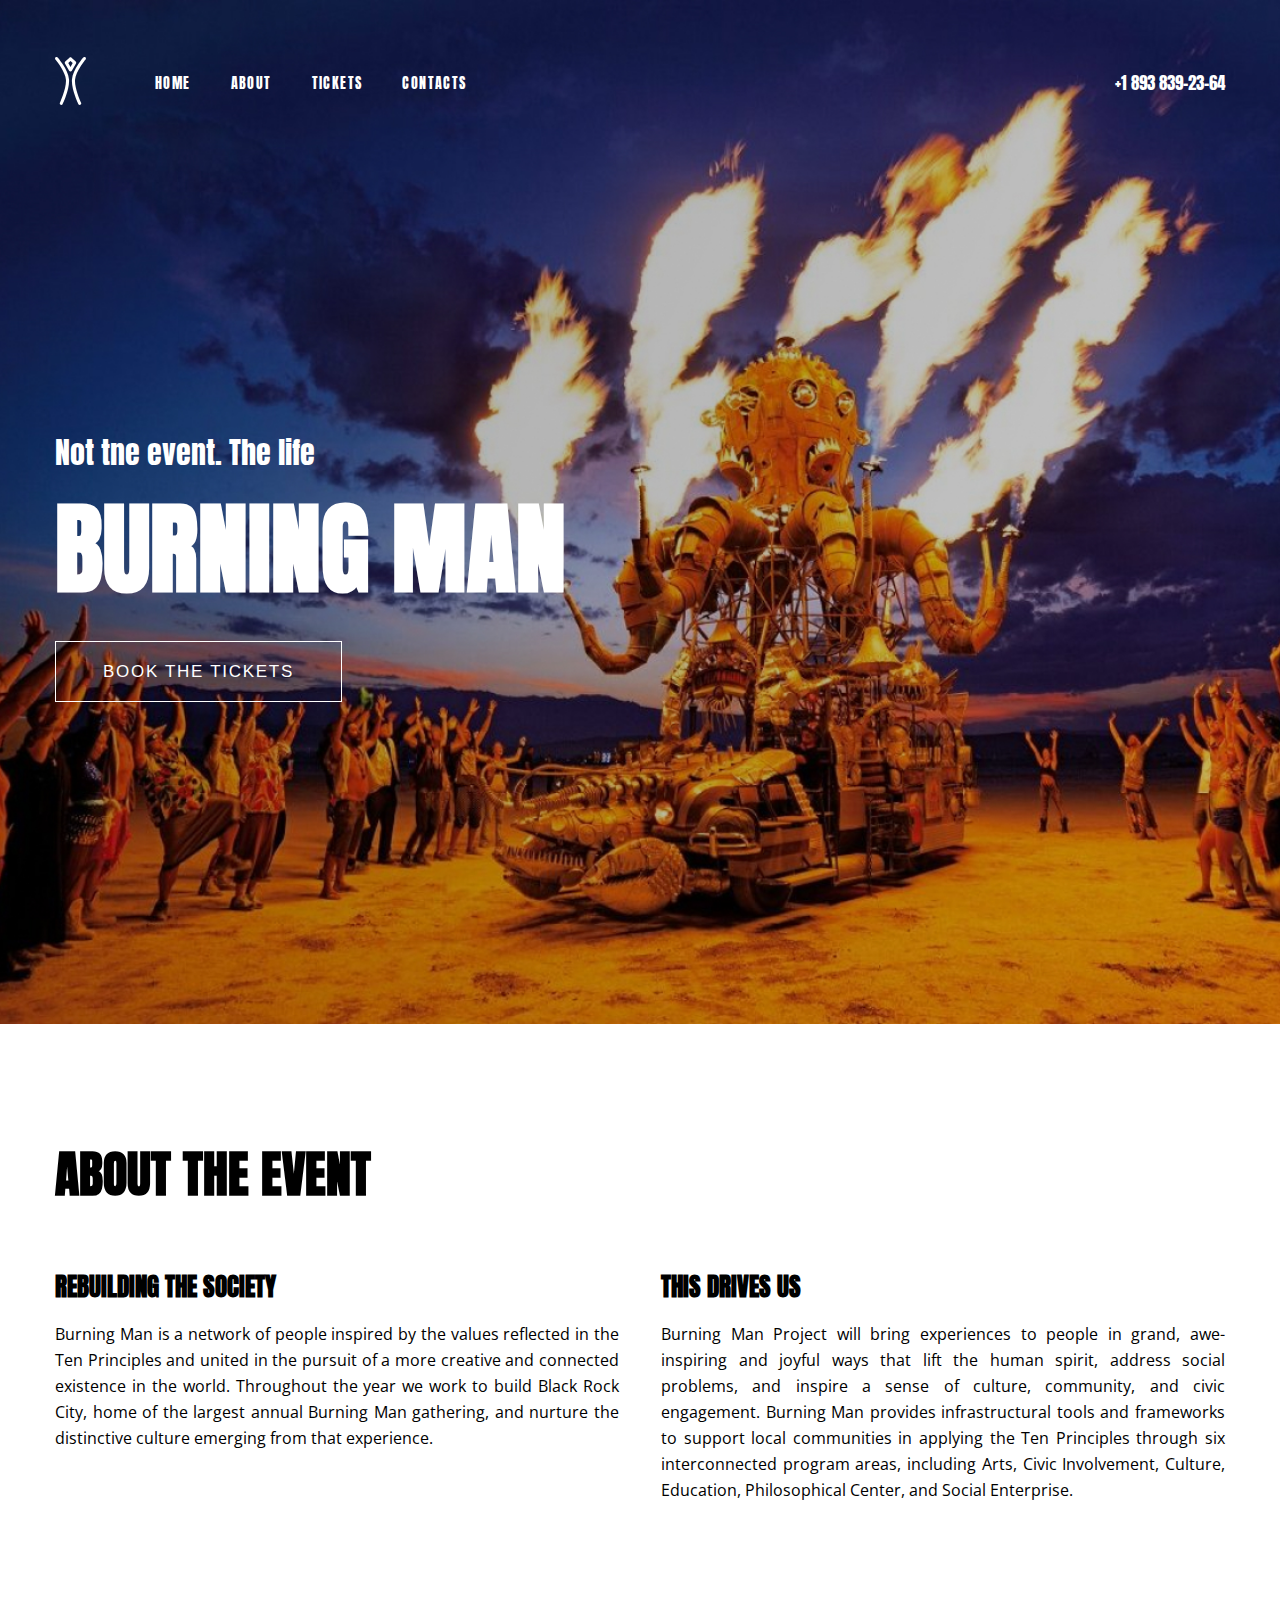
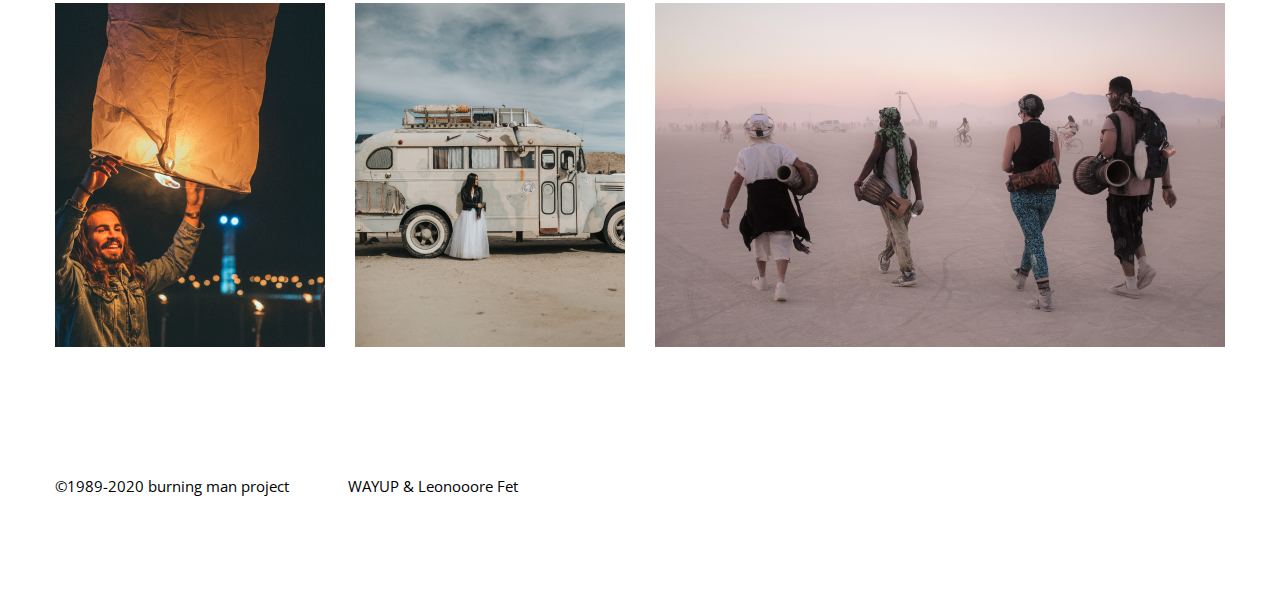
<file: BurningMan/index.html>
<!DOCTYPE html>
<html lang="en">
<head>
    <meta charset="UTF-8">
    <meta name="viewport" content="width=device-width, initial-scale=1.0">
    <title>Burning Man</title>
    <link href="https://fonts.googleapis.com/css2?family=Anton&family=Open+Sans&display=swap" rel="stylesheet">
    <link rel="stylesheet" href="css/style.css">
</head>
<body>
    <header id="header" class="header">
        <div class="container">
            <div class="nav">
                <a href="index.html" class="header-logo">
                    <img src="img/logo.svg" alt="Burning Man" class="logo">
                </a>
                <nav class="menu">
                    <a href="#" class="menu-link">Home</a>
                    <a href="#" class="menu-link">About</a>
                    <a href="#" class="menu-link">Tickets</a>
                    <a href="#" class="menu-link">Contacts</a>
                </nav>
                <a href="tel:+1 893 839-23-64" class="tel">+1 893 839-23-64</a>
            </div>
            <div class="offer">
                <span class="header-text">Not tne event. The life</span> 
                <h1 class="header-title">Burning MAN</h1>
                <button class="header-button">Book the tickets</button>
            </div>
        </div>
    </header>
    <section id="about" class="about">
        <div class="container">
            <h1 class="about-title">About the event</h1>
            <div class="about-info">
                <div class="about-post">
                    <h2 class="about-info-title">Rebuilding the society</h2>
                    <p class="about-info-text">Burning Man is a network of people inspired by the values reflected in the Ten Principles and united in the pursuit of a more creative and connected existence in the world. Throughout the year we work to build Black Rock City, home of the largest annual Burning Man gathering, and nurture the distinctive culture emerging from that experience. </p>
                </div>
                <div class="about-post">
                    <h2 class="about-info-title">This drives us</h2>
                    <p class="about-info-text">Burning Man Project will bring experiences to people in grand, awe-inspiring and joyful ways that lift the human spirit, address social problems, and inspire a sense of culture, community, and civic engagement. Burning Man provides infrastructural tools and frameworks to support local communities in applying the Ten Principles through six interconnected program areas, including Arts, Civic Involvement, Culture, Education, Philosophical Center, and Social Enterprise. </p>
                </div>
            </div>
            <!-- /.about-info -->
            <div class="about-images">
                <img src="img/img1.jpg" alt="image" class="about-image">
                <img src="img/img2.jpg" alt="image" class="about-image">
                <img src="img/img3.jpg" alt="image" class="about-image">
            </div>
        </div>
    </section>
    <footer id="footer" class="footer">
        <div class="container">
            <p class="footer-text">©1989-2020 burning man project</p>
            <p class="footer-text">WAYUP & Leonooore Fet</p>
        </div>
    </footer>
    
</body>
</html>
</file>
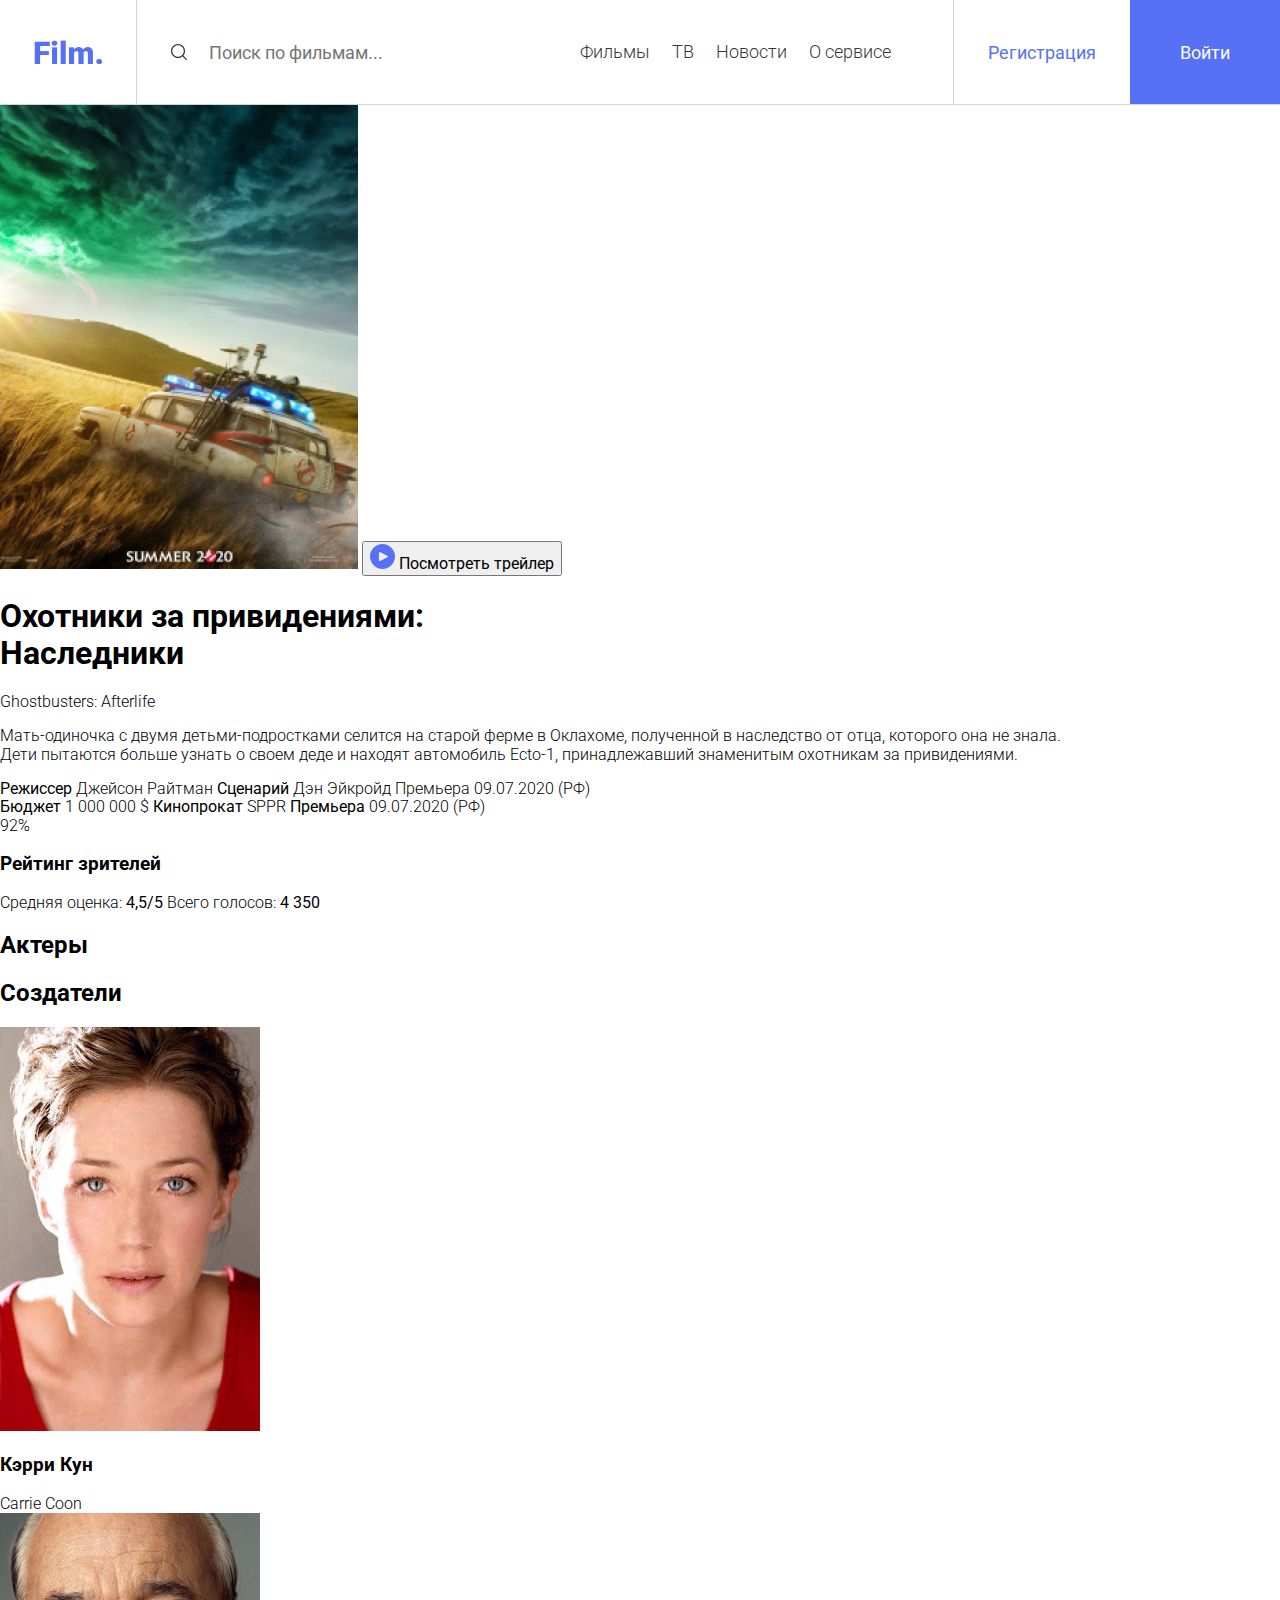
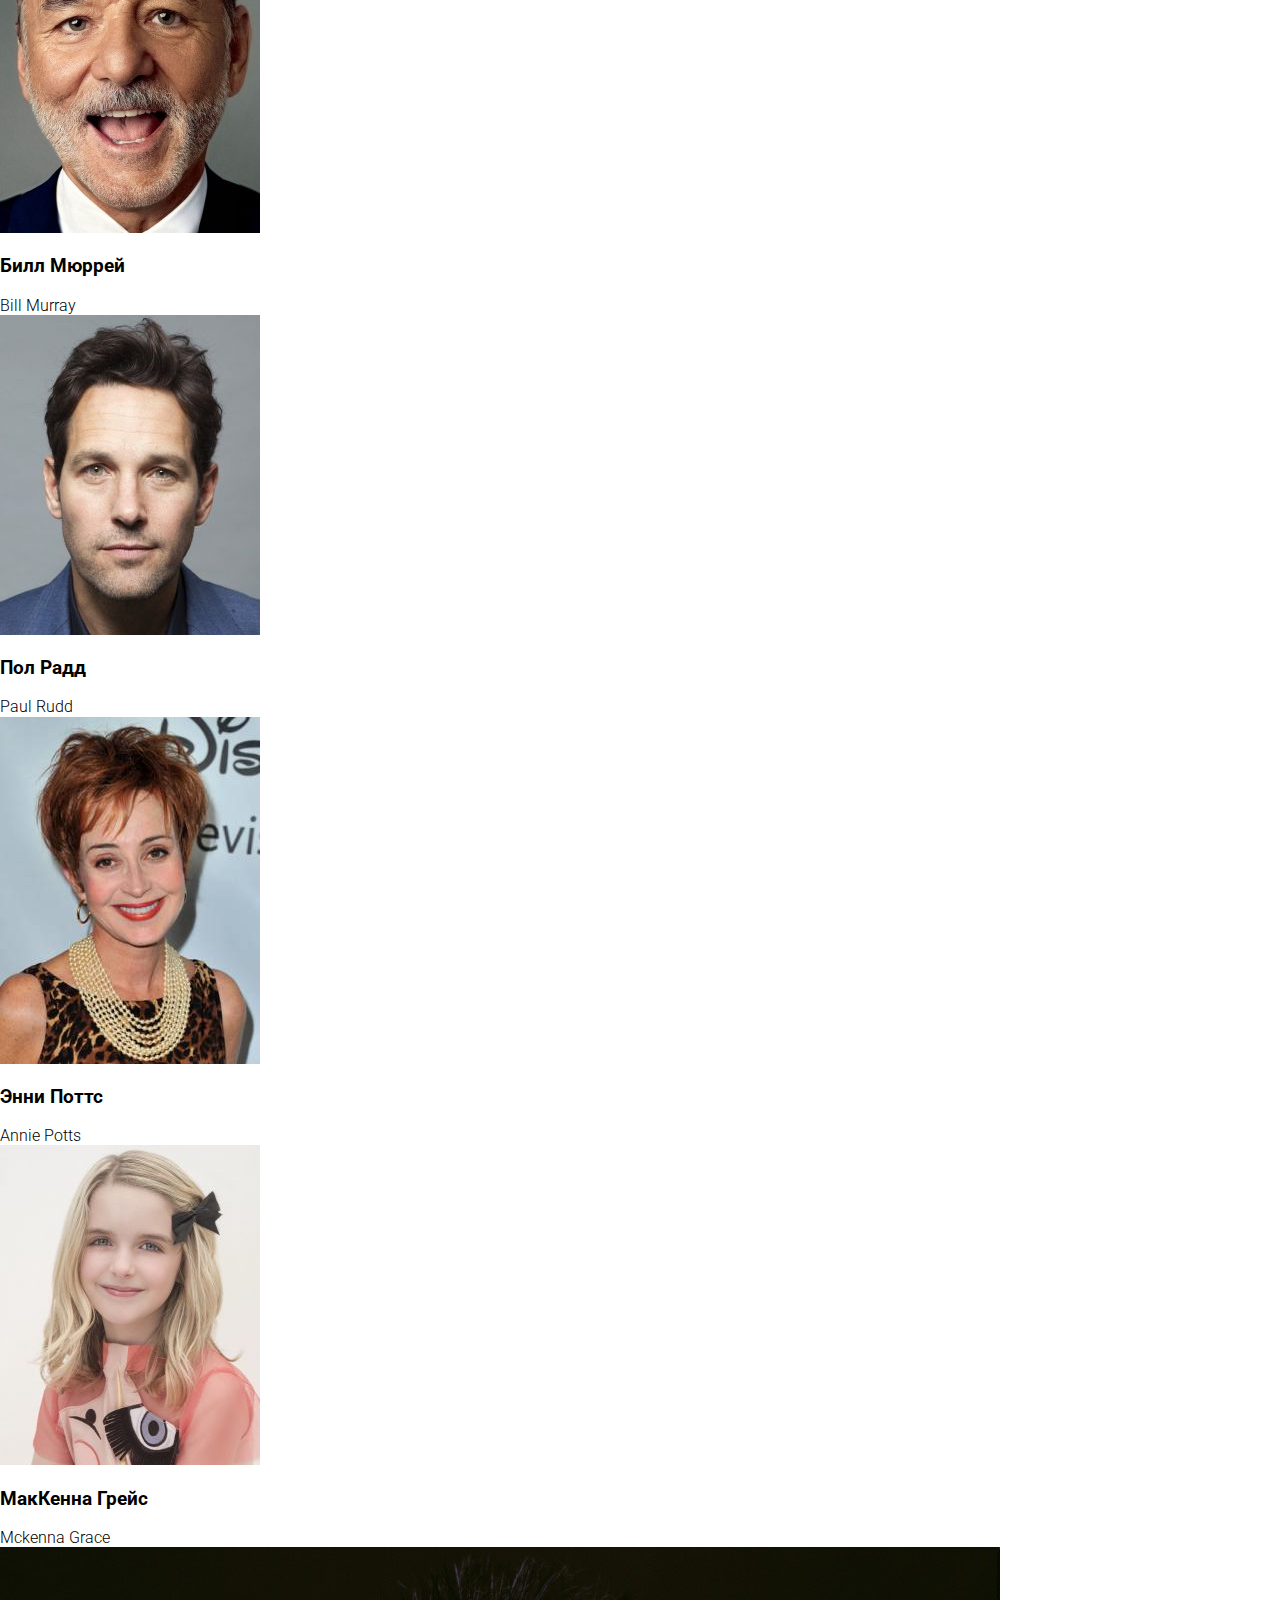
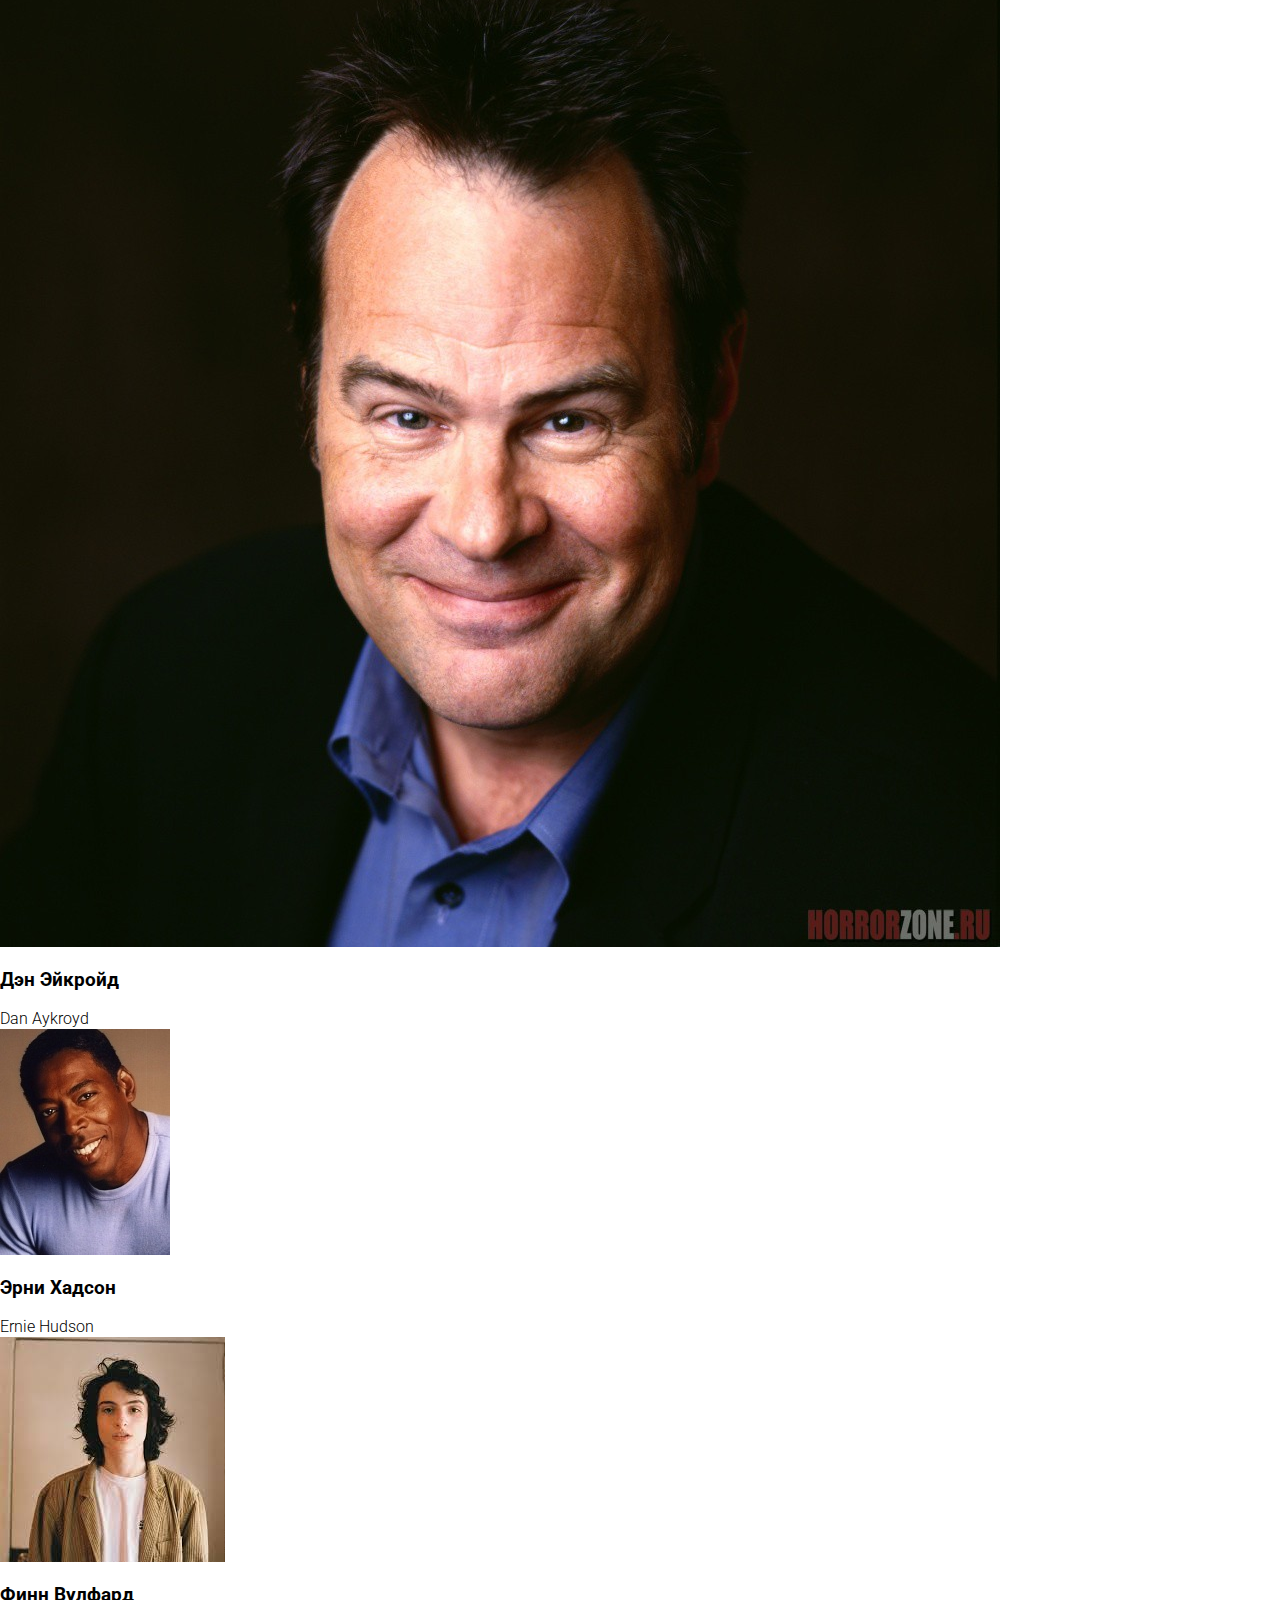
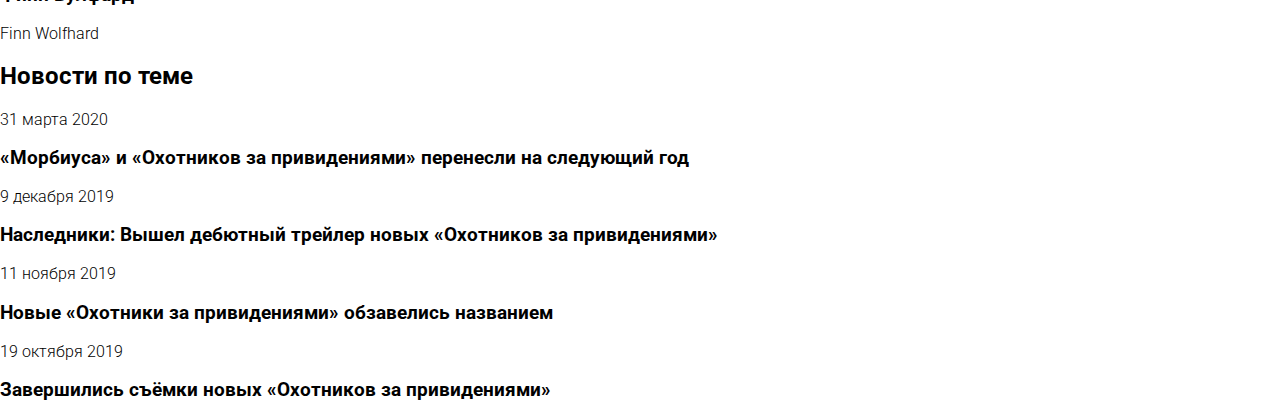
<file: Ghostbusters/index.html>
<!DOCTYPE html>
<html lang="ru">

<head>
    <meta charset="UTF-8">
    <meta name="viewport" content="width=device-width, initial-scale=1.0">
    <title>Охотники за привидениями: Наследники</title>
    <link href="https://fonts.googleapis.com/css2?family=Roboto:wght@300;700;900&display=swap" rel="stylesheet">
    <link rel="stylesheet" href="css/normalize.css">
    <link rel="stylesheet" href="css/style.css">
</head>

<body>
    <header class="header">
        <a href="index.html" class="header-logo">
            <img width="68" src="img/logo.png" alt="Logo: film" class="logo">
        </a>
        <input type="search" class="search-input" placeholder="Поиск по фильмам...">
        <nav class="navigation">
            <a href="#" class="navigation-link">Фильмы</a>
            <a href="#" class="navigation-link">ТВ</a>
            <a href="#" class="navigation-link">Новости</a>
            <a href="#" class="navigation-link">О сервисе</a>
        </nav>
        <div class="button-group">
            <button class="button sign-up">Регистрация</button>
            <button class="button log-in">Войти</button>
        </div>
    </header>
    <section class="film">
        <div class="container">
            <div class="film-wrapper">
                <div class="film-trailer">
                    <img src="img/poster.jpg" alt="Poster" class="poster">
                    <button class="trailer-button">
                        <img src="img/play.svg" alt="play" class="trailer-button-icon">
                        <span class="trailer-button-text">Посмотреть трейлер</span>
                    </button>
                    <!-- /.trailer-button -->
                </div>
                <!-- /.film-trailer -->
                <div class="film-text">
                    <h1 class="film-title">Охотники за привидениями: <br>Наследники</h1>
                    <span class="film-subtitle">Ghostbusters: Afterlife</span>
                    <p class="film-description">Мать-одиночка с двумя детьми-подростками селится на старой ферме 
                        в&nbsp;Оклахоме, полученной в наследство от отца, которого она не знала. 
                        <br>Дети пытаются больше узнать о своем деде и находят автомобиль Ecto-1, 
                        принадлежавший знаменитым охотникам за привидениями.</p>
                    <div class="about-film">
                        <div class="left-side">
                            <span class="about-text">
                                <strong class="about-text-bold">Режиссер</strong>
                                <span class="about-text-regular">Джейсон Райтман</span>
                            </span>
                            <span class="about-text">
                                <strong class="about-text-bold">Сценарий</strong>
                                <span class="about-text-regular">Дэн Эйкройд</span>
                            </span>
                            <span class="about-text">
                                <stron class="about-text-bold"g>Премьера</stron>
                                <span class="about-text-regular">09.07.2020 (РФ)</span>
                            </span>
                        </div>
                        <div class="right-side">
                            <span class="about-text">
                                <strong class="about-text-bold">Бюджет</strong>
                                <span class="about-text-regular">1 000 000 $</span>
                            </span>
                            <span class="about-text">
                                <strong class="about-text-bold">Кинопрокат</strong>
                                <span class="about-text-regular">SPPR</span>
                            </span>
                            <span class="about-text">
                                <strong class="about-text-bold">Премьера</strong>
                                <span class="about-text-regular">09.07.2020 (РФ)</span>
                            </span>
                        </div>
                    </div>
                    <!-- /.about-film -->
                    <div class="rate">
                        <div class="rate-counter">92%</div>
                        <div class="rate-description">
                            <h3 class="rate-title">Рейтинг зрителей</h3> 
                            <span class="rate-text">Средняя оценка: <strong class="rate-text-bold">4,5/5</strong></span>
                            <span class="rate-text">Всего голосов: <strong class="rate-text-bold">4 350</strong></span>
                        </div>
                    </div>
                    <!-- /.rate -->
                </div>
                <!-- /.film-text -->
            </div>
            <!-- /.film-wrapper -->
        </div>
        <!-- /.container -->
    </section>
    <section class="cast">
        <div class="container">
            <div class="tabs">
                <h2 class="section-title-active">Актеры</h2>
                <h2 class="section-title">Создатели</h2>
            </div>
            <div class="tabs-content">
                <div class="card">
                    <img src="img/actors/1.png" alt="Кэрри Кун" class="card-image">
                    <div class="card-text">
                        <h3 class="name">Кэрри Кун</h3>
                        <span class="ec-name">Carrie Coon</span>
                    </div>
                </div>
                <!-- /.card -->
                <div class="card">
                    <img src="img/actors/3.png" alt="Билл Мюррей" class="card-image">
                    <div class="card-text">
                        <h3 class="name">Билл Мюррей</h3>
                        <span class="ec-name">Bill Murray</span>
                    </div>
                </div>
                <!-- /.card -->
                <div class="card">
                    <img src="img/actors/5.png" alt="Пол Радд" class="card-image">
                    <div class="card-text">
                        <h3 class="name">Пол Радд</h3>
                        <span class="ec-name">Paul Rudd</span>
                    </div>
                </div>
                <!-- /.card -->
                <div class="card">
                    <img src="img/actors/7.png" alt="Энни Поттс" class="card-image">
                    <div class="card-text">
                        <h3 class="name">Энни Поттс</h3>
                        <span class="ec-name">Annie Potts</span>
                    </div>
                </div>
                <!-- /.card -->
                <div class="card">
                    <img src="img/actors/2.png" alt="МакКенна Грейс" class="card-image">
                    <div class="card-text">
                        <h3 class="name">МакКенна Грейс</h3>
                        <span class="ec-name">Mckenna Grace</span>
                    </div>
                </div>
                <!-- /.card -->
                <div class="card">
                    <img src="img/actors/4.png" alt="Дэн Эйкройд" class="card-image">
                    <div class="card-text">
                        <h3 class="name">Дэн Эйкройд</h3>
                        <span class="ec-name">Dan Aykroyd</span>
                    </div>
                </div>
                <!-- /.card -->
                <div class="card">
                    <img src="img/actors/6.png" alt="Эрни Хадсон" class="card-image">
                    <div class="card-text">
                        <h3 class="name">Эрни Хадсон</h3>
                        <span class="ec-name">Ernie Hudson</span>
                    </div>
                </div>
                <!-- /.card -->
                <div class="card">
                    <img src="img/actors/8.png" alt="Финн Вулфард" class="card-image">
                    <div class="card-text">
                        <h3 class="name">Финн Вулфард</h3>
                        <span class="ec-name">Finn Wolfhard</span>
                    </div>
                </div>
                <!-- /.card -->
            </div>
            <!-- /.tabs-conent -->
        </div>
        <!-- /.container -->
    </section>
    <section class="news">
        <div class="container">
            <h2 class="section-news-title">Новости по теме</h2>
            <div class="news-cards">
                <div class="news-card">
                    <span class="news-date">31 марта 2020</span>
                    <h3 class="news-title">«Морбиуса» и «Охотников за привидениями» перенесли на следующий год</h3>
                </div>
                <div class="news-card">
                    <span class="news-date">9 декабря 2019</span>
                    <h3 class="news-title">Наследники: Вышел дебютный трейлер новых «Охотников за привидениями»</h3>
                </div>
                <div class="news-card">
                    <span class="news-date">11 ноября 2019</span>
                    <h3 class="news-title">Новые «Охотники за привидениями» обзавелись названием</h3>
                </div>
                <div class="news-card">
                    <span class="news-date">19 октября 2019</span>
                    <h3 class="news-title">Завершились съёмки новых «Охотников за привидениями»</h3>
                </div>
            </div>
        </div>
    </section>
</body>

</html>
</file>
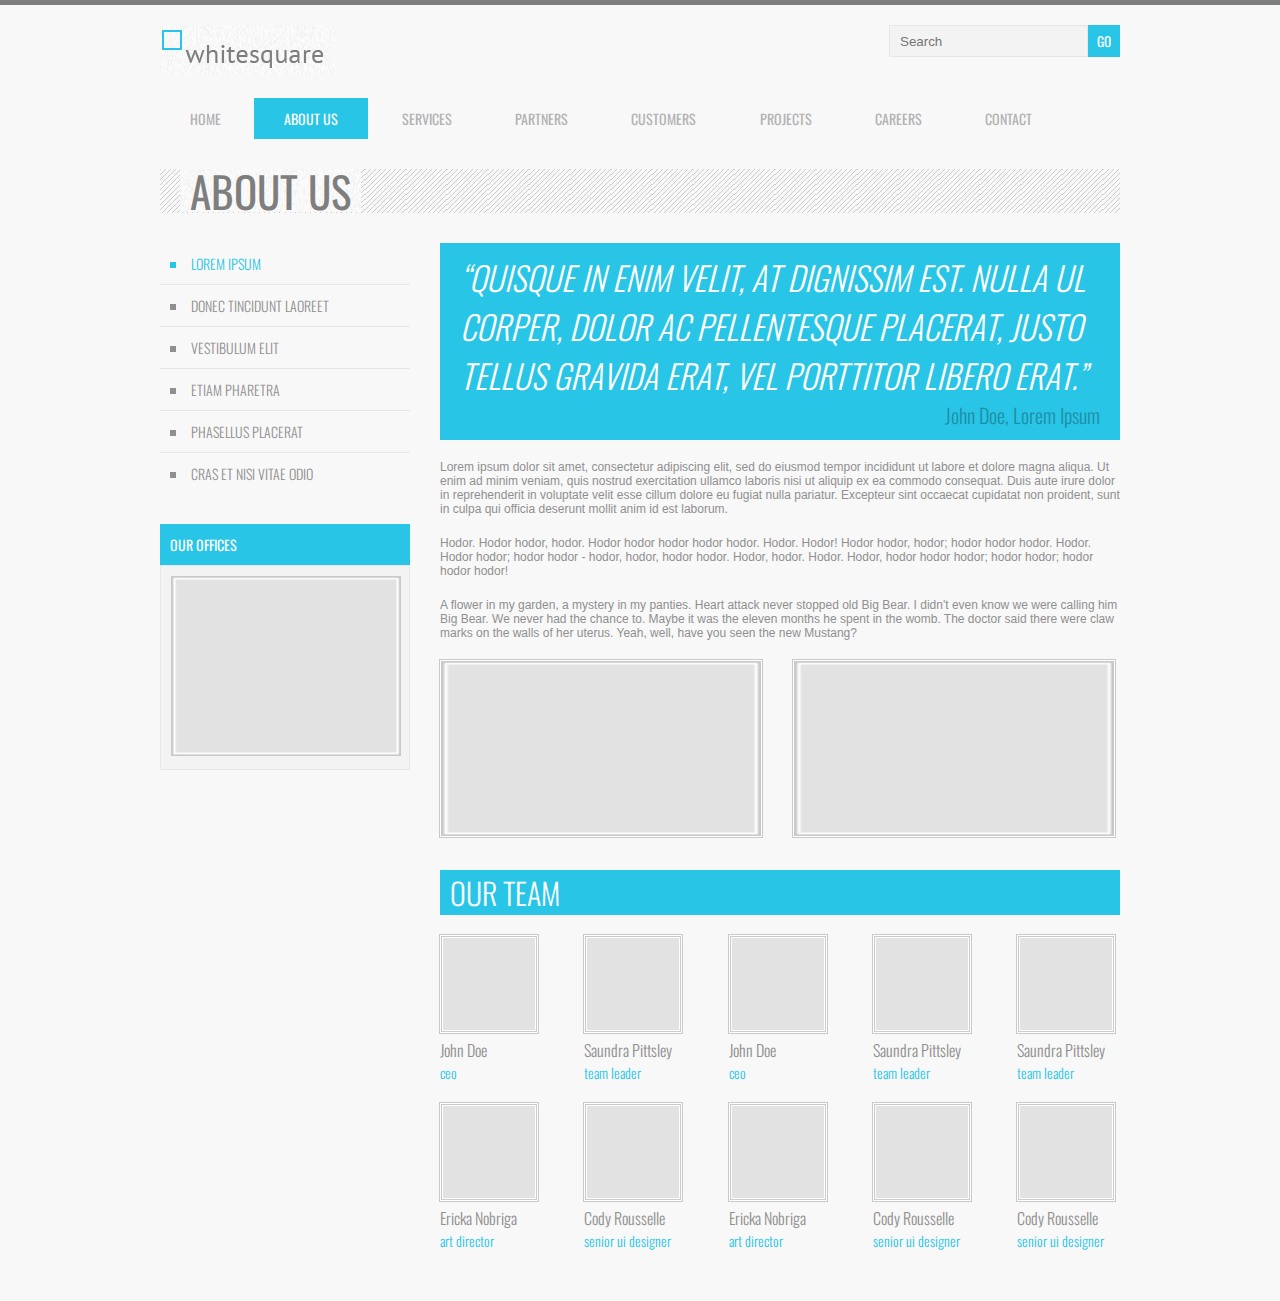
<file: www/index.html>
<!DOCTYPE html>
<html>
<head>
	<meta http-equiv="Content-type" content="text/html; charset=utf-8">
	<meta http-equiv="X-UA-Compatible" content="IE=Edge">
	<title>whitesquare</title>
	<link rel="stylesheet" href="css/style.css" type="text/css">
	<link rel="stylesheet" href="http://fonts.googleapis.com/css?family=Oswald:400,300" type="text/css">

	<!--[if lt IE 9]>
	<script src="http://html5shiv.googlecode.com/svn/trunk/html5.js"></script>
	<[endif]-->
</head>
<body>
	<div id="wrapper">
		<header>
			<a href="/"><img src="img/logo.png" alt="whitesquare logo"></a>
			<form name="search" action="#" method="get">
				<input type="text" name="q" placeholder="Search"><button type="submit">GO</button>
			</form>
		</header>
		<nav>
			<ul class="top-menu">
				<li><a href="/home/">HOME</a></li>
				<li class="active">ABOUT US</li>
				<li><a href="/services/">SERVICES</a></li>
				<li><a href="/partners/">PARTNERS</a></li>
				<li><a href="/customers/">CUSTOMERS</a></li>
				<li><a href="/projects/">PROJECTS</a></li>
				<li><a href="/careers/">CAREERS</a></li>
				<li><a href="/contact/">CONTACT</a></li>
			</ul>
		</nav>
		<div id="heading">
			<h1>ABOUT US</h1>
		</div>
		<aside>
			<nav>
				<ul class="aside-menu">
					<li class="active">LOREM IPSUM</li>
					<li><a href="/donec/">DONEC TINCIDUNT LAOREET</a></li>
					<li><a href="/vestibulum/">VESTIBULUM ELIT</a></li>
					<li><a href="/etiam/">ETIAM PHARETRA</a></li>
					<li><a href="/phasellus/">PHASELLUS PLACERAT</a></li>
					<li><a href="/cras/">CRAS ET NISI VITAE ODIO</a></li>
				</ul>
			</nav>
			<h2>OUR OFFICES</h2>
			<p><img src="img/sample.png" width="230" height="180" alt="Our offices"></p>
		</aside>
		<section>
			<blockquote>
				<p>“QUISQUE IN ENIM VELIT, AT DIGNISSIM EST. NULLA UL CORPER, DOLOR AC PELLENTESQUE PLACERAT, JUSTO TELLUS GRAVIDA ERAT, VEL PORTTITOR LIBERO ERAT.”</p>
				<cite>John Doe, Lorem Ipsum</cite>
			</blockquote>
			<p>Lorem ipsum dolor sit amet, consectetur adipiscing elit, sed do eiusmod tempor incididunt ut labore et dolore magna aliqua. Ut enim ad minim veniam, quis nostrud exercitation ullamco laboris nisi ut aliquip ex ea commodo consequat. Duis aute irure dolor in reprehenderit in voluptate velit esse cillum dolore eu fugiat nulla pariatur. Excepteur sint occaecat cupidatat non proident, sunt in culpa qui officia deserunt mollit anim id est laborum.</p>
			<p>Hodor. Hodor hodor, hodor. Hodor hodor hodor hodor hodor. Hodor. Hodor! Hodor hodor, hodor; hodor hodor hodor. Hodor. Hodor hodor; hodor hodor - hodor, hodor, hodor hodor. Hodor, hodor. Hodor. Hodor, hodor hodor hodor; hodor hodor; hodor hodor hodor!</p>
			<p>A flower in my garden, a mystery in my panties. Heart attack never stopped old Big Bear. I didn't even know we were calling him Big Bear. We never had the chance to. Maybe it was the eleven months he spent in the womb. The doctor said there were claw marks on the walls of her uterus. Yeah, well, have you seen the new Mustang?</p>
			<figure>
				<img src="img/sample.png" width="320" height="175" alt="">
			</figure>
			<figure>
				<img src="img/sample.png" width="320" height="175" alt="">
			</figure>
			<h2>OUR TEAM</h2>
			<div class="team-row">
			<figure>
				<img src="img/sample.png" width="96" height="96" alt="">
				<figcaption>John Doe<span>ceo</span></figcaption>
			</figure>
			<figure>
				<img src="img/sample.png" width="96" height="96" alt="">
			<figcaption>Saundra Pittsley<span>team leader</span></figcaption>
			</figure>
			<figure>
				<img src="img/sample.png" width="96" height="96" alt="">
				<figcaption>John Doe<span>ceo</span></figcaption>
			</figure>
			<figure>
				<img src="img/sample.png" width="96" height="96" alt="">
			<figcaption>Saundra Pittsley<span>team leader</span></figcaption>
			</figure>
			<figure>
				<img src="img/sample.png" width="96" height="96" alt="">
			<figcaption>Saundra Pittsley<span>team leader</span></figcaption>
			</figure>
			</div>
			<div class="team-row">
				<figure>
					<img src="img/sample.png" width="96" height="96" alt="">
				<figcaption>Ericka Nobriga<span>art director</span></figcaption>
				</figure>
				<figure>
					<img src="img/sample.png" width="96" height="96" alt="">
				<figcaption>Cody Rousselle<span>senior ui designer</span></figcaption>
				</figure>
				<figure>
					<img src="img/sample.png" width="96" height="96" alt="">
				<figcaption>Ericka Nobriga<span>art director</span></figcaption>
				</figure>
				<figure>
					<img src="img/sample.png" width="96" height="96" alt="">
				<figcaption>Cody Rousselle<span>senior ui designer</span></figcaption>
				</figure>
				<figure>
					<img src="img/sample.png" width="96" height="96" alt="">
				<figcaption>Cody Rousselle<span>senior ui designer</span></figcaption>
				</figure>
			</div>
		</section>
	</div>
	<footer></footer>
</body>
</html>
</file>
<file: BurningMan/css/style.css>
body {
    font-family: 'Anton', sans-serif;
    font-style: 16px;
    color: #000;
    padding: 0;
    margin: 0;
}
h1, h2, h3, h4, h5, h6 {
    padding: 0;
    margin: 0;
    text-transform: uppercase;
}
.container {
    width: 1170px;
    margin: 0 auto;
}
.header {
    background-image: url(../img/header-bg.jpg);
    background-repeat: no-repeat;
    background-position: center top;
    background-size: cover;
    color: #fff;
    padding-top: 57px;
    padding-bottom: 322px;
}
.nav {
    display: flex;
    align-items: center;
}
.logo {
    height: 48px;
    width: 31px;
    margin-right: 69px;
}
.menu {
    display: flex;
}
.menu-link {
    font-size: 14px;
    line-height: 21px;
    text-transform: uppercase;
    text-decoration: none;
    letter-spacing: 0.1em;
    color: #fff;
    margin-right: 40px;
}
.tel {
    font-size: 17px;
    line-height: 25px;
    text-decoration: none;
    color: #fff;
    margin-left: auto;
}
.offer{
    margin-top: 321px;
}
.header-text {
    font-size: 30px;
    line-height: 44px;
}
.header-title {
    font-size: 100px;
    line-height: 147px;
}
.header-button {
    font-size: 17px;
    line-height: 25px;
    text-align: center;
    letter-spacing: 0.1em;
    text-transform: uppercase;
    color: #fff;
    background-color: transparent;
    border: 1px solid #fff;
    margin-top: 19px;
    padding: 17px 47px;
    cursor: pointer;
}
.about {
    padding-top: 113px;
    padding-bottom: 114px;
}
.about-title {
    font-size: 50px;
    line-height: 73px;
    margin-bottom: 58px;
}
.about-info {
    display: flex;
    justify-content: space-between;
    margin-bottom: 84px;
}
.about-post {
    display: block;
    width: 564px;
}
.about-info-title {
    font-size: 25px;
    line-height: 37px;
}
.about-info-text {
    font-family: 'Open Sans', sans-serif;
    font-size: 16px;
    line-height: 26px;
    text-align: justify;
}
.about-images {
    display: flex;
    align-items: center;
    justify-content: space-between;
}
.footer {
    display: flex;
    padding-bottom: 80px;
}
.footer-text {
    display: inline-block;
    align-items: center;
    font-family: 'Open Sans', sans-serif;
    font-size: 15px;
    line-height: 20px;
    margin-right: 55px;
}
</file>
<file: Ghostbusters/css/style.css>
body {
    font-family: 'Roboto', sans-serif;
    font-weight: 300;
}

.header {
    display: flex;
    align-items: center;
    justify-content: space-between;
    height: 104px;
    padding-left: 34px;
    border-bottom: 1px solid #D4D4D4; 
}

.header-logo {
    display: flex;
    align-items: center;
    justify-content: center;
    height: 100%;
}

.header-logo:after {
    content: "";
    display: inline-block;
    width: 1px;
    height: 100%;
    background-color: #D4D4D4;
    margin-left: 34px;
}

.search-input {
    background-image: url(../img/search-icon.svg);
    background-repeat: no-repeat;
    background-position: center left;
    padding-left: 38px;
    border: none;
    font-style: normal;
    font-weight: normal;
    font-size: 18px;
    line-height: 21px;
    color: #A5A5A5;
    margin-left: 34px;
    outline: none;
}

.navigation {
    margin-right: 44px;
    margin-left: auto;
}

.navigation-link {
    position: relative;
    text-decoration: none;
    font-size: 18px;
    line-height: 21px;
    color: #363636;
    margin-right: 18px;
}

.navigation-link:after {
    content: "";
    position: absolute;
    bottom: 0;
    left: 0;
    width: 100%;
    height: 1px;
    background-color: #000;
    transform: scaleX(0);
    transition: width 0.2s;
}

.navigation-link:hover:after {
    transform: scaleX(1);
}

.button-group {
    display: flex;
    height: 100%;
}

.button {
    height: 100%;
    cursor: pointer;
}

.sign-up {
    font-size: 18px;
    line-height: 21px;
    color: #5671F6;
    border: none;
    background-color: #fff;
    padding-left: 34px;
    padding-right: 34px;
    border-left: 1px solid #D4D4D4;
    outline: none;
}

.log-in {
    font-size: 18px;
    line-height: 21px;
    color: #FFFFFF;
    border: none;
    background: #5671F6;
    padding-left: 50px;
    padding-right: 50px;
    outline: none;
}
</file>
<file: www/css/style.css>
body {
	color: #8f8f8f;
	font: 12px Tahoma, sans-serif;
	background-color: #f8f8f8;
	border-top: 5px solid #7e7e7e;
	margin: 0;
}
input[type="text"] {
	background-color: #f3f3f3;
	border: 1px solid #e7e7e7;
	height: 30px;
	color: #b2b2b2;
	padding: 0 10px;
	vertical-align: top;
}
button {
	color: #fff;
	background-color: #29c5e6;
	border: none;
	height: 32px;
	width: 32px;
	font-family: 'Oswald', sans-serif;
}
p {
	margin: 20px 0;
}
#wrapper {
	max-width: 960px;
	margin: auto;
}
header {
	padding: 20px 0;
}
form[name="search"] {
	float: right;
}
nav a {
	text-decoration: none;
}

nav ul {
	margin: 0;
	padding: 0;
}

nav li {
	list-style-position: inside;
	font: 14px 'Oswald', sans-serif;
	padding: 10px;
}

.top-menu li {
	display: inline-block;
	padding: 10px 30px;
	margin: 0;
}

.top-menu li.active {
	background: #29c5e6;
	color: #fff;
}

.top-menu a {
	color: #b2b2b2;
}
#heading {
	background: transparent url(../img/h0-bg.png);
	margin: 30px 0;
	padding-left: 20px;
}

h1 {
	display: inline-block;
	color: #7e7e7e;
	font: 43px/43px 'Oswald', sans-serif;
	background: url(../img/bg.png);
	margin: 0;
	padding: 0 10px;
}
aside {
	float: left;
	width: 250px;
}
section {
	margin-left: 280px;
	padding-bottom: 50px;
}
.aside-menu li {
	font-weight: 300;
	list-style-type: square;
	border-top: 1px solid #e7e7e7;
}

.aside-menu li:first-child {
	border: none;
}

.aside-menu li.active {
	color: #29c5e6;
}

.aside-menu a {
	color: #8f8f8f;
}
aside > h2 {
	background: #29c5e6;
	font: 14px 'Oswald', sans-serif;
	color: #fff;
	padding: 10px;
	margin: 30px 0 0 0;
}

aside > p {
	background: #f3f3f3;
	border: 1px solid #e7e7e7;
	padding: 10px;
	margin: 0;
}
blockquote {
	margin: 0;
	background: #29c5e6;
	padding: 10px 20px;
	font-family: 'Oswald', sans-serif;
	font-weight: 300;
}

blockquote p {
	color: #fff;
	font-style: italic;
	font-size: 33px;
	margin: 0;
}

blockquote cite {
	display: block;
	font-size: 20px;
	font-style: normal;
	color: #1d8ea6;
	margin: 0;
	text-align: right;
}
figure {
	display: inline-block;
	margin: 0;
	font-family: 'Oswald', sans-serif;
	font-weight: 300;
}

figure img {
	display: block;
	border: 1px solid #fff;
	outline: 1px solid #c9c9c9;
}

figure figcaption {
	font-size: 16px;
	font-weight: 300;
	margin-top: 5px;
}

figure figcaption span {
	display: block;
	font-size: 14px;
	color: #29c5e6;
}
section > figure + figure {
	margin-left: 28px;
}
section > h2 {
	background: #29c5e6;
	font: 30px 'Oswald', sans-serif;
	font-weight: 300;
	color: #fff;
	padding: 0 10px;
	margin: 30px 0 0 0;
}
figure div {
	font-size: 14px;
	color: #29c5e6;
}
.team-row figure {
	margin-top: 20px;
}

.team-row figure + figure {
	margin-left: 43px;
}
</file>
